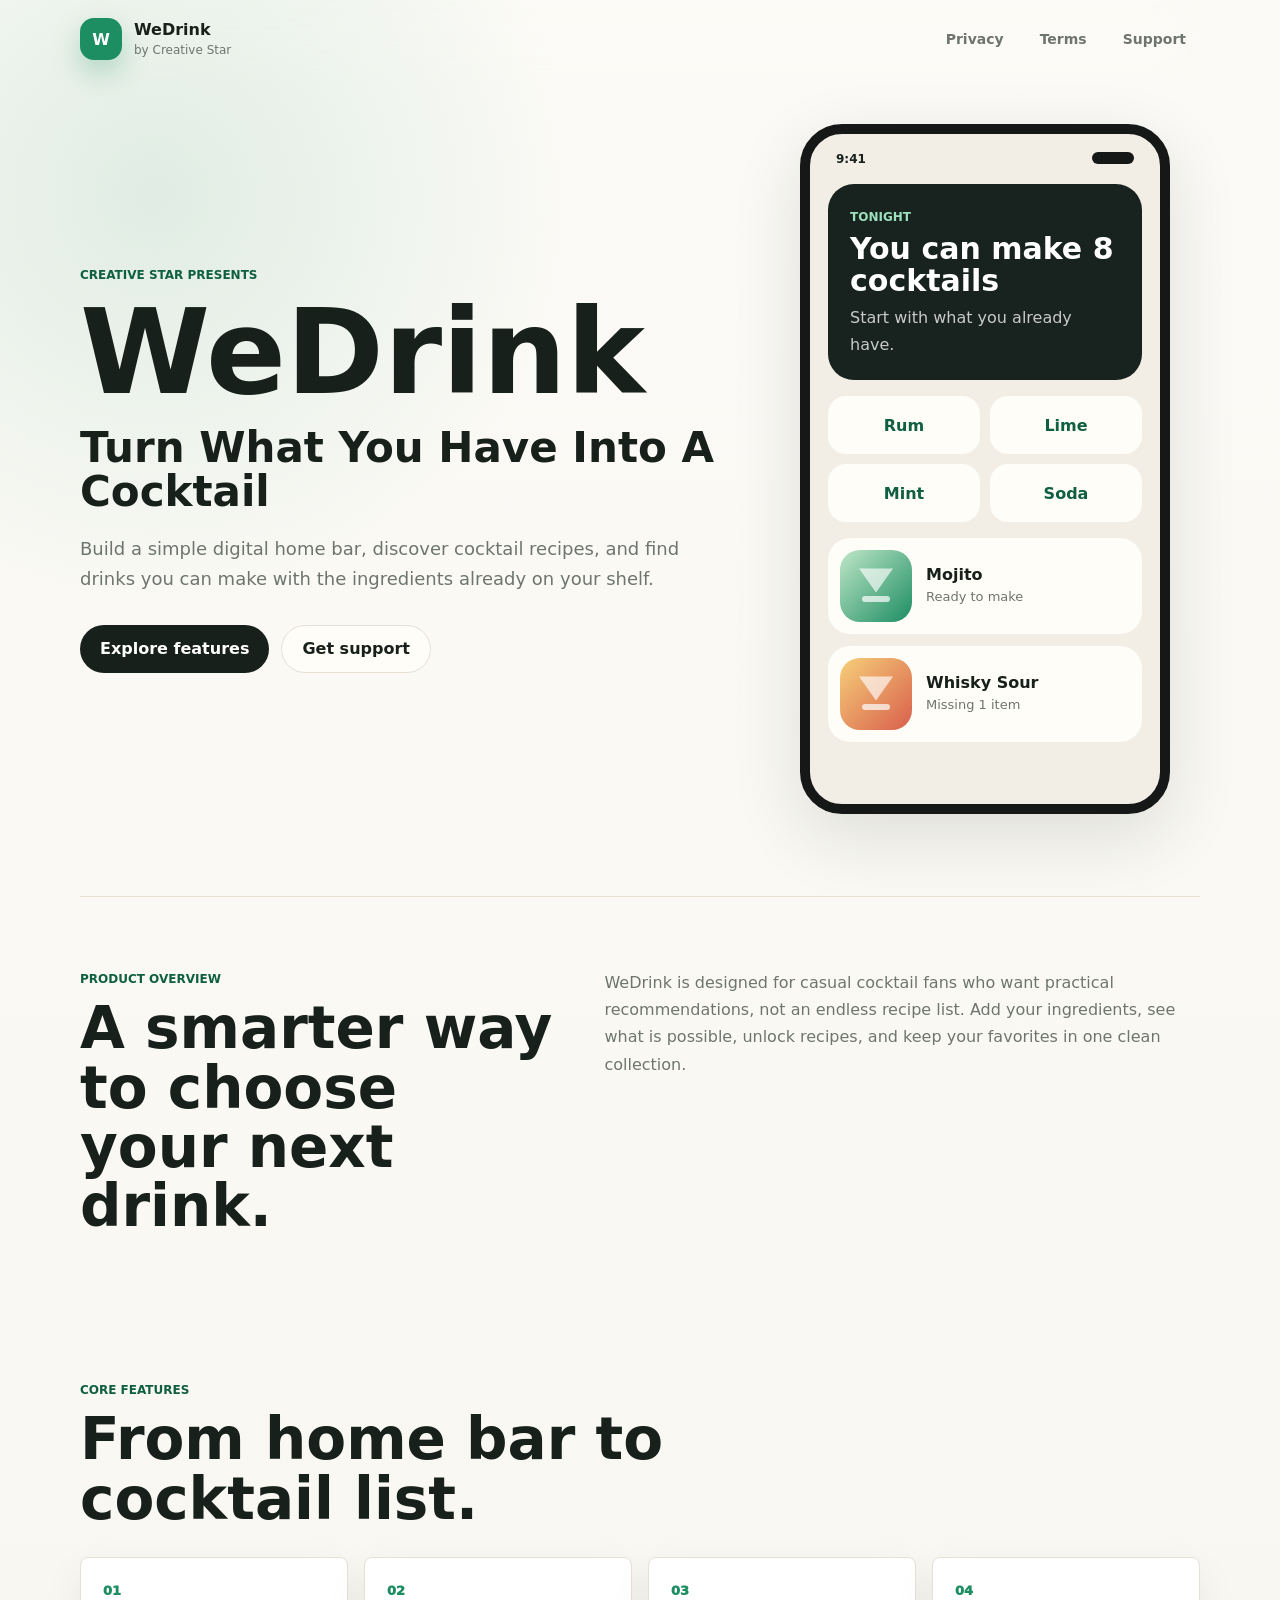
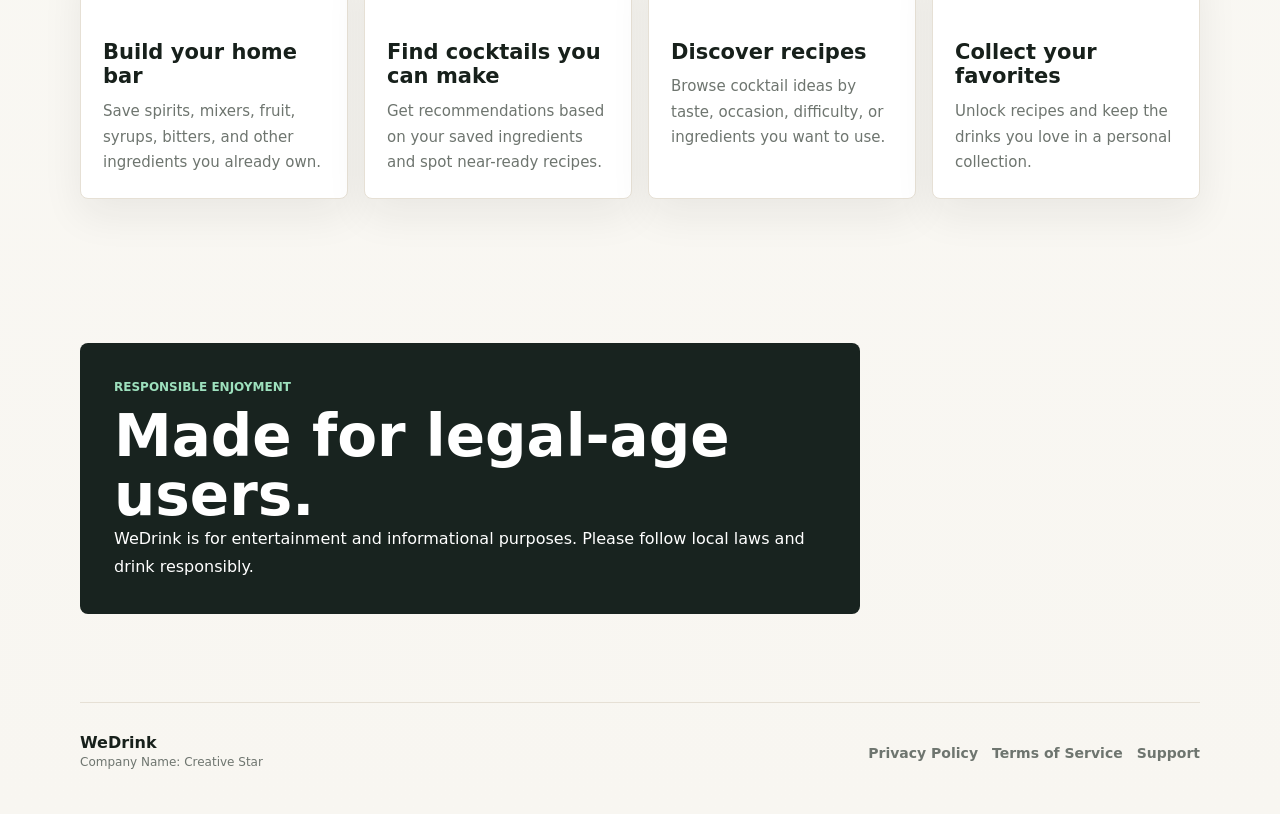
<file: index.html>
<!doctype html>
<html lang="en">
  <head>
    <meta charset="utf-8" />
    <meta name="viewport" content="width=device-width, initial-scale=1" />
    <meta
      name="description"
      content="WeDrink helps you turn the ingredients you already have into cocktails you can make."
    />
    <title>WeDrink | Turn What You Have Into A Cocktail</title>
    <link rel="stylesheet" href="/styles.css" />
  </head>
  <body>
    <header class="site-header">
      <a class="brand" href="/" aria-label="WeDrink home">
        <span class="brand-mark">W</span>
        <span>
          <strong>WeDrink</strong>
          <small>by Creative Star</small>
        </span>
      </a>
      <button class="nav-toggle" type="button" aria-expanded="false" aria-controls="site-nav">
        <span></span>
        <span></span>
        <span></span>
      </button>
      <nav class="site-nav" id="site-nav" aria-label="Main navigation">
        <a href="/privacy/">Privacy</a>
        <a href="/terms/">Terms</a>
        <a href="/support/">Support</a>
      </nav>
    </header>

    <main>
      <section class="hero">
        <div class="hero-copy">
          <p class="eyebrow">Creative Star presents</p>
          <h1>WeDrink</h1>
          <p class="slogan">Turn What You Have Into A Cocktail</p>
          <p class="hero-text">
            Build a simple digital home bar, discover cocktail recipes, and find drinks you can make
            with the ingredients already on your shelf.
          </p>
          <div class="hero-actions">
            <a class="button primary" href="#features">Explore features</a>
            <a class="button secondary" href="/support/">Get support</a>
          </div>
        </div>

        <div class="phone-preview" aria-label="WeDrink app preview">
          <div class="phone-shell">
            <div class="phone-top">
              <span>9:41</span>
              <span class="phone-icons"></span>
            </div>
            <div class="app-card dark">
              <span class="label">Tonight</span>
              <h2>You can make 8 cocktails</h2>
              <p>Start with what you already have.</p>
            </div>
            <div class="mini-grid">
              <div class="ingredient-chip">Rum</div>
              <div class="ingredient-chip">Lime</div>
              <div class="ingredient-chip">Mint</div>
              <div class="ingredient-chip">Soda</div>
            </div>
            <div class="recipe-row">
              <div class="drink-visual mojito"></div>
              <div>
                <strong>Mojito</strong>
                <p>Ready to make</p>
              </div>
            </div>
            <div class="recipe-row">
              <div class="drink-visual sour"></div>
              <div>
                <strong>Whisky Sour</strong>
                <p>Missing 1 item</p>
              </div>
            </div>
          </div>
        </div>
      </section>

      <section class="section intro">
        <div>
          <p class="eyebrow">Product overview</p>
          <h2>A smarter way to choose your next drink.</h2>
        </div>
        <p>
          WeDrink is designed for casual cocktail fans who want practical recommendations, not an
          endless recipe list. Add your ingredients, see what is possible, unlock recipes, and keep
          your favorites in one clean collection.
        </p>
      </section>

      <section class="section" id="features">
        <div class="section-heading">
          <p class="eyebrow">Core features</p>
          <h2>From home bar to cocktail list.</h2>
        </div>
        <div class="feature-grid">
          <article class="feature-card">
            <span class="feature-icon">01</span>
            <h3>Build your home bar</h3>
            <p>Save spirits, mixers, fruit, syrups, bitters, and other ingredients you already own.</p>
          </article>
          <article class="feature-card">
            <span class="feature-icon">02</span>
            <h3>Find cocktails you can make</h3>
            <p>Get recommendations based on your saved ingredients and spot near-ready recipes.</p>
          </article>
          <article class="feature-card">
            <span class="feature-icon">03</span>
            <h3>Discover recipes</h3>
            <p>Browse cocktail ideas by taste, occasion, difficulty, or ingredients you want to use.</p>
          </article>
          <article class="feature-card">
            <span class="feature-icon">04</span>
            <h3>Collect your favorites</h3>
            <p>Unlock recipes and keep the drinks you love in a personal collection.</p>
          </article>
        </div>
      </section>

      <section class="section responsibility">
        <div>
          <p class="eyebrow">Responsible enjoyment</p>
          <h2>Made for legal-age users.</h2>
          <p>
            WeDrink is for entertainment and informational purposes. Please follow local laws and
            drink responsibly.
          </p>
        </div>
      </section>
    </main>

    <footer class="site-footer">
      <div>
        <strong>WeDrink</strong>
        <p>Company Name: Creative Star</p>
      </div>
      <nav aria-label="Footer navigation">
        <a href="/privacy/">Privacy Policy</a>
        <a href="/terms/">Terms of Service</a>
        <a href="/support/">Support</a>
      </nav>
    </footer>

    <script src="/app.js"></script>
  </body>
</html>
</file>
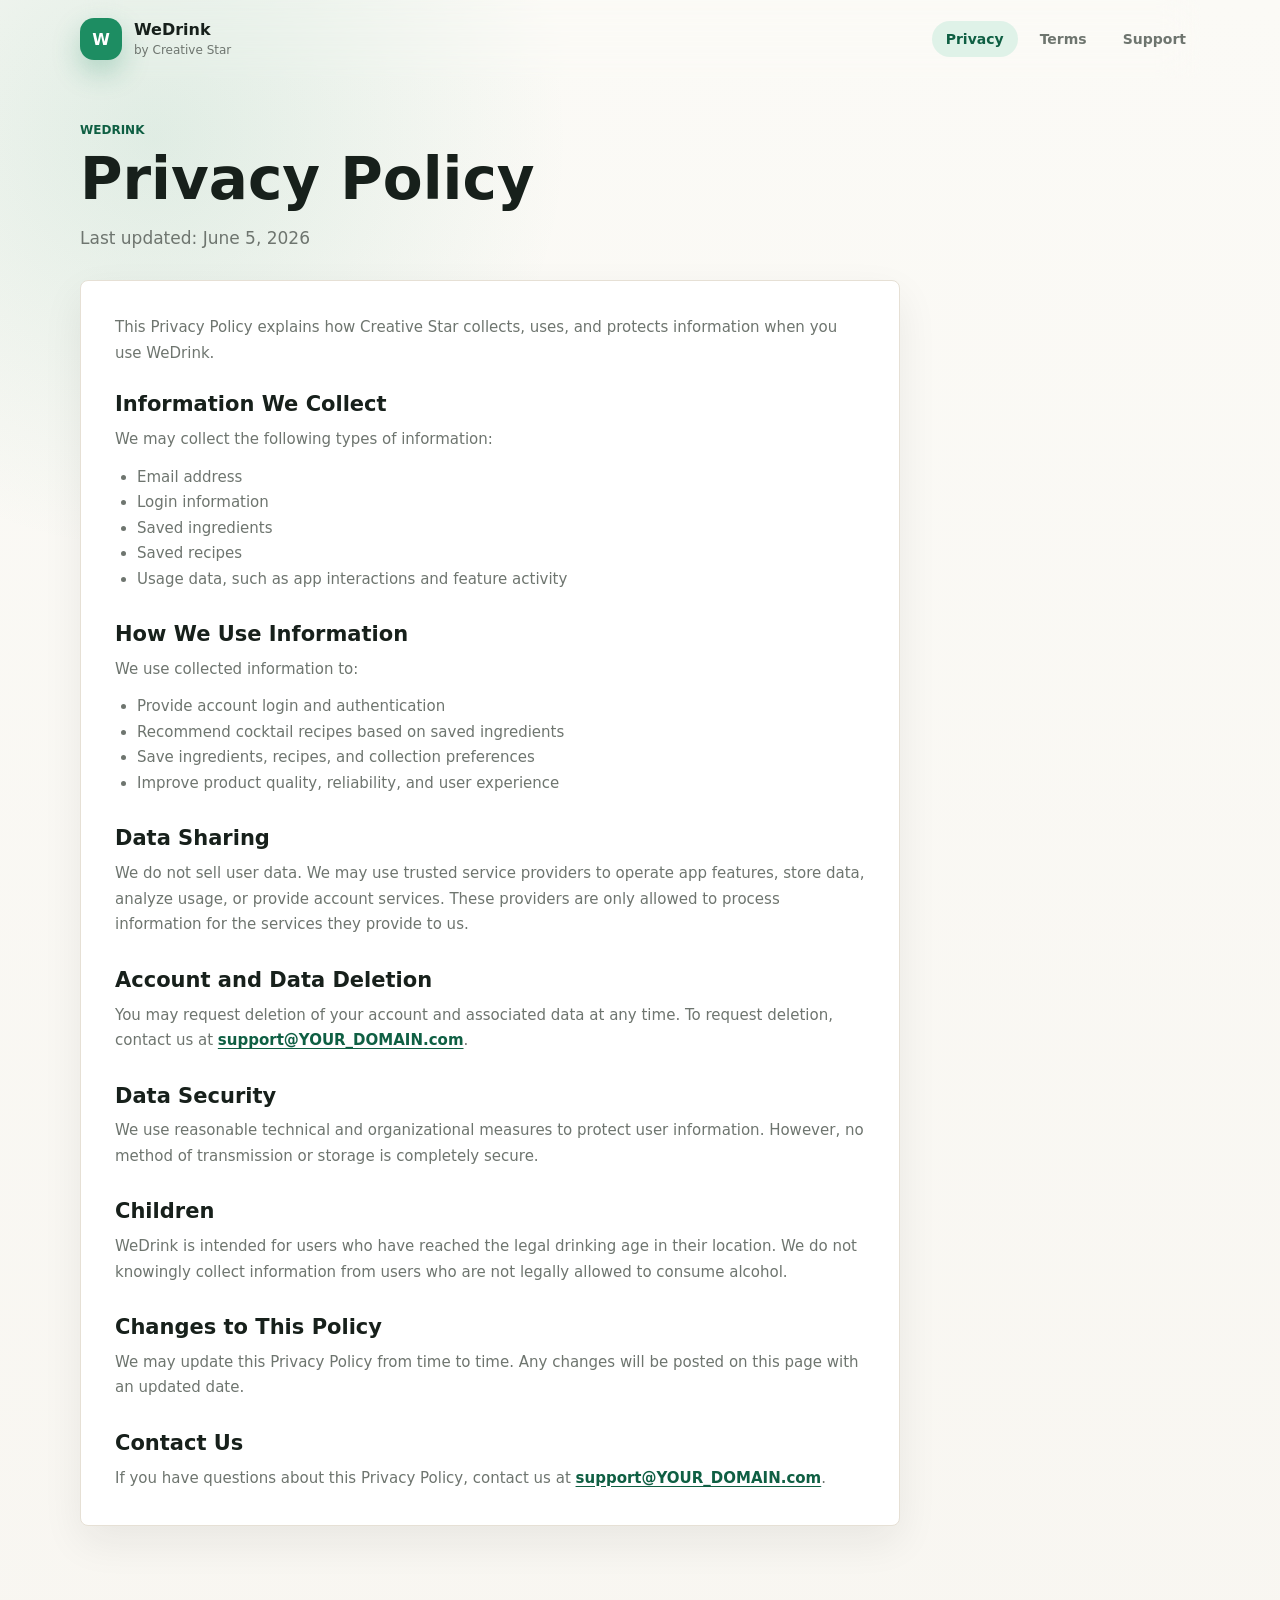
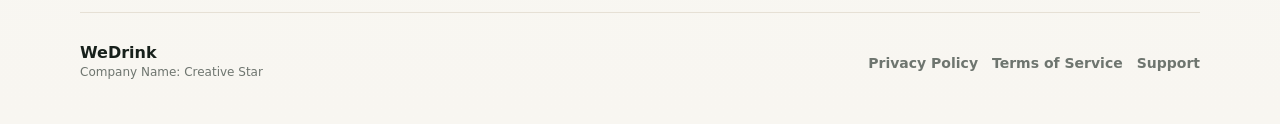
<file: privacy/index.html>
<!doctype html>
<html lang="en">
  <head>
    <meta charset="utf-8" />
    <meta name="viewport" content="width=device-width, initial-scale=1" />
    <meta
      name="description"
      content="Privacy Policy for WeDrink by Creative Star."
    />
    <title>Privacy Policy | WeDrink</title>
    <link rel="stylesheet" href="/styles.css" />
  </head>
  <body>
    <header class="site-header">
      <a class="brand" href="/" aria-label="WeDrink home">
        <span class="brand-mark">W</span>
        <span>
          <strong>WeDrink</strong>
          <small>by Creative Star</small>
        </span>
      </a>
      <button class="nav-toggle" type="button" aria-expanded="false" aria-controls="site-nav">
        <span></span>
        <span></span>
        <span></span>
      </button>
      <nav class="site-nav" id="site-nav" aria-label="Main navigation">
        <a class="active" href="/privacy/">Privacy</a>
        <a href="/terms/">Terms</a>
        <a href="/support/">Support</a>
      </nav>
    </header>

    <main class="legal-page">
      <section class="page-hero">
        <p class="eyebrow">WeDrink</p>
        <h1>Privacy Policy</h1>
        <p>Last updated: June 5, 2026</p>
      </section>

      <article class="legal-content">
        <p>
          This Privacy Policy explains how Creative Star collects, uses, and protects information
          when you use WeDrink.
        </p>

        <h2>Information We Collect</h2>
        <p>We may collect the following types of information:</p>
        <ul>
          <li>Email address</li>
          <li>Login information</li>
          <li>Saved ingredients</li>
          <li>Saved recipes</li>
          <li>Usage data, such as app interactions and feature activity</li>
        </ul>

        <h2>How We Use Information</h2>
        <p>We use collected information to:</p>
        <ul>
          <li>Provide account login and authentication</li>
          <li>Recommend cocktail recipes based on saved ingredients</li>
          <li>Save ingredients, recipes, and collection preferences</li>
          <li>Improve product quality, reliability, and user experience</li>
        </ul>

        <h2>Data Sharing</h2>
        <p>
          We do not sell user data. We may use trusted service providers to operate app features,
          store data, analyze usage, or provide account services. These providers are only allowed
          to process information for the services they provide to us.
        </p>

        <h2>Account and Data Deletion</h2>
        <p>
          You may request deletion of your account and associated data at any time. To request
          deletion, contact us at
          <a href="mailto:support@YOUR_DOMAIN.com">support@YOUR_DOMAIN.com</a>.
        </p>

        <h2>Data Security</h2>
        <p>
          We use reasonable technical and organizational measures to protect user information.
          However, no method of transmission or storage is completely secure.
        </p>

        <h2>Children</h2>
        <p>
          WeDrink is intended for users who have reached the legal drinking age in their location.
          We do not knowingly collect information from users who are not legally allowed to consume
          alcohol.
        </p>

        <h2>Changes to This Policy</h2>
        <p>
          We may update this Privacy Policy from time to time. Any changes will be posted on this
          page with an updated date.
        </p>

        <h2>Contact Us</h2>
        <p>
          If you have questions about this Privacy Policy, contact us at
          <a href="mailto:support@YOUR_DOMAIN.com">support@YOUR_DOMAIN.com</a>.
        </p>
      </article>
    </main>

    <footer class="site-footer">
      <div>
        <strong>WeDrink</strong>
        <p>Company Name: Creative Star</p>
      </div>
      <nav aria-label="Footer navigation">
        <a href="/privacy/">Privacy Policy</a>
        <a href="/terms/">Terms of Service</a>
        <a href="/support/">Support</a>
      </nav>
    </footer>

    <script src="/app.js"></script>
  </body>
</html>
</file>
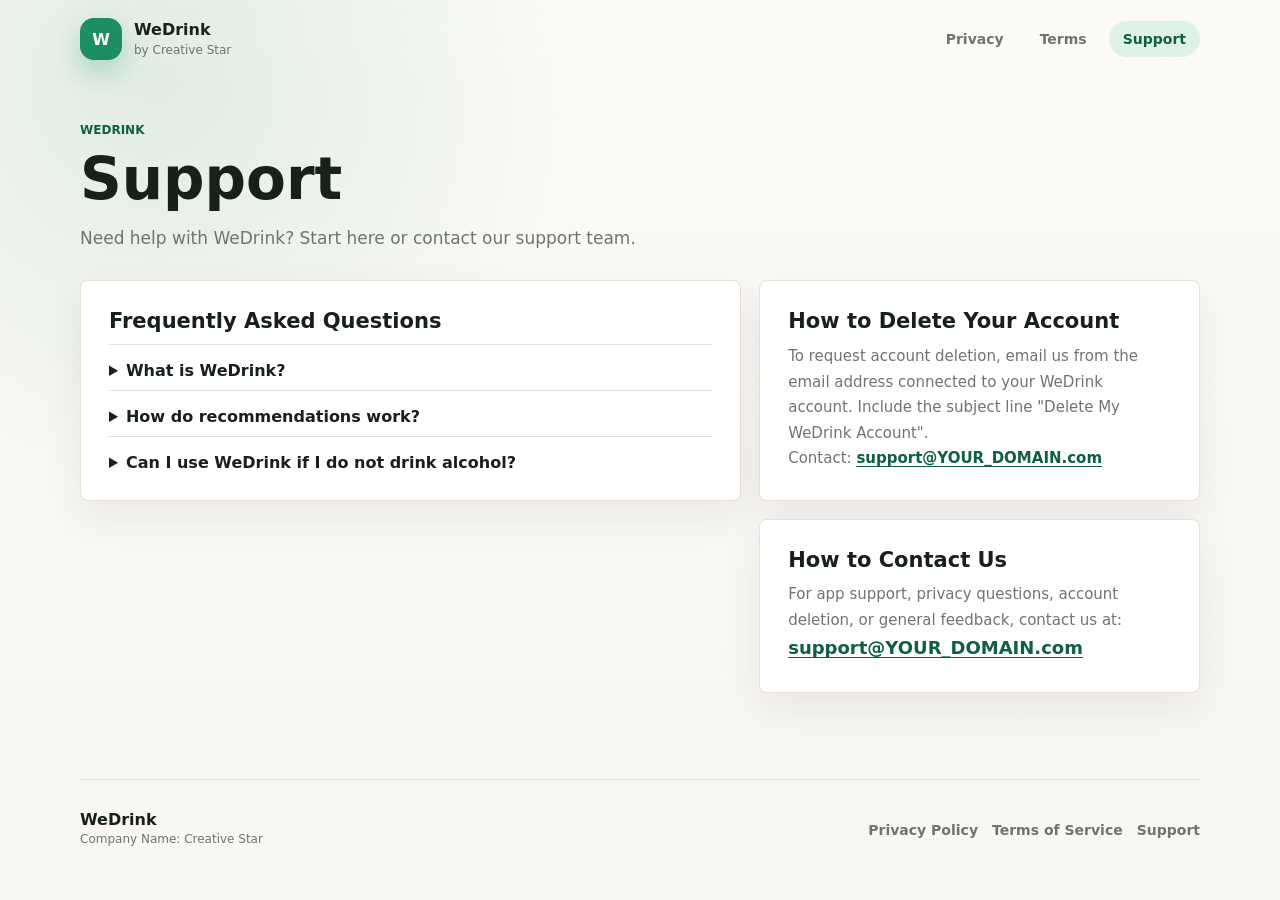
<file: support/index.html>
<!doctype html>
<html lang="en">
  <head>
    <meta charset="utf-8" />
    <meta name="viewport" content="width=device-width, initial-scale=1" />
    <meta
      name="description"
      content="Support and frequently asked questions for WeDrink by Creative Star."
    />
    <title>Support | WeDrink</title>
    <link rel="stylesheet" href="/styles.css" />
  </head>
  <body>
    <header class="site-header">
      <a class="brand" href="/" aria-label="WeDrink home">
        <span class="brand-mark">W</span>
        <span>
          <strong>WeDrink</strong>
          <small>by Creative Star</small>
        </span>
      </a>
      <button class="nav-toggle" type="button" aria-expanded="false" aria-controls="site-nav">
        <span></span>
        <span></span>
        <span></span>
      </button>
      <nav class="site-nav" id="site-nav" aria-label="Main navigation">
        <a href="/privacy/">Privacy</a>
        <a href="/terms/">Terms</a>
        <a class="active" href="/support/">Support</a>
      </nav>
    </header>

    <main class="legal-page">
      <section class="page-hero">
        <p class="eyebrow">WeDrink</p>
        <h1>Support</h1>
        <p>Need help with WeDrink? Start here or contact our support team.</p>
      </section>

      <section class="support-grid">
        <article class="support-card">
          <h2>Frequently Asked Questions</h2>
          <div class="faq-list">
            <details>
              <summary>What is WeDrink?</summary>
              <p>
                WeDrink is a cocktail discovery app that helps you save your home bar ingredients,
                find recipes you can make, discover new drinks, and collect favorites.
              </p>
            </details>
            <details>
              <summary>How do recommendations work?</summary>
              <p>
                Recommendations are based on saved ingredients, saved recipes, and usage activity
                inside the app.
              </p>
            </details>
            <details>
              <summary>Can I use WeDrink if I do not drink alcohol?</summary>
              <p>
                WeDrink is intended for users who have reached the legal drinking age in their
                location. Please follow local laws and use the app responsibly.
              </p>
            </details>
          </div>
        </article>

        <article class="support-card">
          <h2>How to Delete Your Account</h2>
          <p>
            To request account deletion, email us from the email address connected to your WeDrink
            account. Include the subject line "Delete My WeDrink Account".
          </p>
          <p>
            Contact:
            <a href="mailto:support@YOUR_DOMAIN.com">support@YOUR_DOMAIN.com</a>
          </p>
        </article>

        <article class="support-card">
          <h2>How to Contact Us</h2>
          <p>
            For app support, privacy questions, account deletion, or general feedback, contact us at:
          </p>
          <p>
            <a class="email-link" href="mailto:support@YOUR_DOMAIN.com">support@YOUR_DOMAIN.com</a>
          </p>
        </article>
      </section>
    </main>

    <footer class="site-footer">
      <div>
        <strong>WeDrink</strong>
        <p>Company Name: Creative Star</p>
      </div>
      <nav aria-label="Footer navigation">
        <a href="/privacy/">Privacy Policy</a>
        <a href="/terms/">Terms of Service</a>
        <a href="/support/">Support</a>
      </nav>
    </footer>

    <script src="/app.js"></script>
  </body>
</html>
</file>
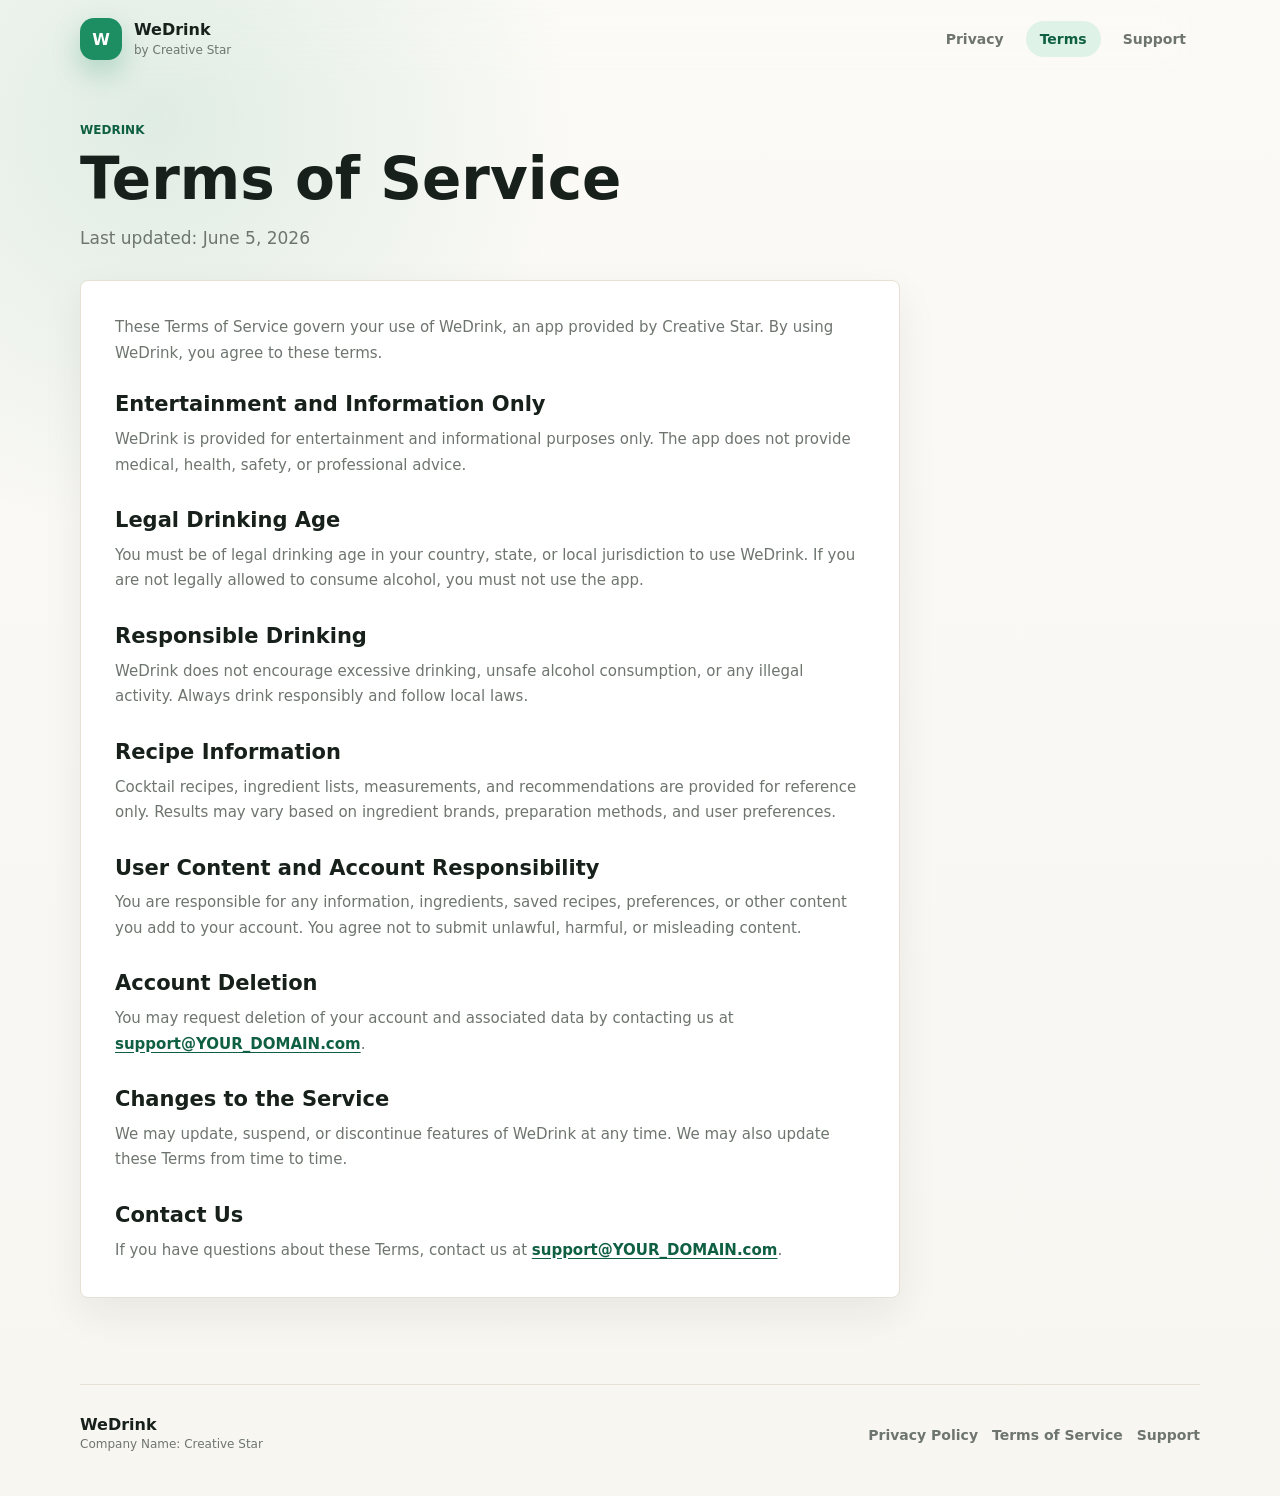
<file: terms/index.html>
<!doctype html>
<html lang="en">
  <head>
    <meta charset="utf-8" />
    <meta name="viewport" content="width=device-width, initial-scale=1" />
    <meta
      name="description"
      content="Terms of Service for WeDrink by Creative Star."
    />
    <title>Terms of Service | WeDrink</title>
    <link rel="stylesheet" href="/styles.css" />
  </head>
  <body>
    <header class="site-header">
      <a class="brand" href="/" aria-label="WeDrink home">
        <span class="brand-mark">W</span>
        <span>
          <strong>WeDrink</strong>
          <small>by Creative Star</small>
        </span>
      </a>
      <button class="nav-toggle" type="button" aria-expanded="false" aria-controls="site-nav">
        <span></span>
        <span></span>
        <span></span>
      </button>
      <nav class="site-nav" id="site-nav" aria-label="Main navigation">
        <a href="/privacy/">Privacy</a>
        <a class="active" href="/terms/">Terms</a>
        <a href="/support/">Support</a>
      </nav>
    </header>

    <main class="legal-page">
      <section class="page-hero">
        <p class="eyebrow">WeDrink</p>
        <h1>Terms of Service</h1>
        <p>Last updated: June 5, 2026</p>
      </section>

      <article class="legal-content">
        <p>
          These Terms of Service govern your use of WeDrink, an app provided by Creative Star. By
          using WeDrink, you agree to these terms.
        </p>

        <h2>Entertainment and Information Only</h2>
        <p>
          WeDrink is provided for entertainment and informational purposes only. The app does not
          provide medical, health, safety, or professional advice.
        </p>

        <h2>Legal Drinking Age</h2>
        <p>
          You must be of legal drinking age in your country, state, or local jurisdiction to use
          WeDrink. If you are not legally allowed to consume alcohol, you must not use the app.
        </p>

        <h2>Responsible Drinking</h2>
        <p>
          WeDrink does not encourage excessive drinking, unsafe alcohol consumption, or any illegal
          activity. Always drink responsibly and follow local laws.
        </p>

        <h2>Recipe Information</h2>
        <p>
          Cocktail recipes, ingredient lists, measurements, and recommendations are provided for
          reference only. Results may vary based on ingredient brands, preparation methods, and user
          preferences.
        </p>

        <h2>User Content and Account Responsibility</h2>
        <p>
          You are responsible for any information, ingredients, saved recipes, preferences, or other
          content you add to your account. You agree not to submit unlawful, harmful, or misleading
          content.
        </p>

        <h2>Account Deletion</h2>
        <p>
          You may request deletion of your account and associated data by contacting us at
          <a href="mailto:support@YOUR_DOMAIN.com">support@YOUR_DOMAIN.com</a>.
        </p>

        <h2>Changes to the Service</h2>
        <p>
          We may update, suspend, or discontinue features of WeDrink at any time. We may also update
          these Terms from time to time.
        </p>

        <h2>Contact Us</h2>
        <p>
          If you have questions about these Terms, contact us at
          <a href="mailto:support@YOUR_DOMAIN.com">support@YOUR_DOMAIN.com</a>.
        </p>
      </article>
    </main>

    <footer class="site-footer">
      <div>
        <strong>WeDrink</strong>
        <p>Company Name: Creative Star</p>
      </div>
      <nav aria-label="Footer navigation">
        <a href="/privacy/">Privacy Policy</a>
        <a href="/terms/">Terms of Service</a>
        <a href="/support/">Support</a>
      </nav>
    </footer>

    <script src="/app.js"></script>
  </body>
</html>
</file>
<file: styles.css>
:root {
  --bg: #f8f6f1;
  --surface: #fffdf8;
  --surface-strong: #ffffff;
  --ink: #17201b;
  --muted: #6e756f;
  --line: #e6e0d5;
  --green: #1d8d62;
  --green-dark: #0f5f43;
  --mint: #dff2e8;
  --amber: #d99122;
  --coral: #d95f4c;
  --plum: #6d506d;
  --shadow: 0 22px 70px rgba(25, 31, 27, 0.12);
}

* {
  box-sizing: border-box;
}

html {
  scroll-behavior: smooth;
}

body {
  margin: 0;
  min-height: 100vh;
  background:
    radial-gradient(circle at 12% 8%, rgba(29, 141, 98, 0.12), transparent 26rem),
    linear-gradient(180deg, #fbfaf6 0%, var(--bg) 100%);
  color: var(--ink);
  font-family:
    Inter, ui-sans-serif, system-ui, -apple-system, BlinkMacSystemFont, "Segoe UI", sans-serif;
}

body.nav-open {
  overflow: hidden;
}

a {
  color: inherit;
  text-decoration: none;
}

p,
h1,
h2,
h3 {
  margin: 0;
}

p {
  color: var(--muted);
  line-height: 1.7;
}

button {
  border: 0;
  font: inherit;
}

.site-header {
  position: sticky;
  top: 0;
  z-index: 20;
  display: flex;
  align-items: center;
  justify-content: space-between;
  gap: 24px;
  width: min(1120px, calc(100% - 40px));
  margin: 0 auto;
  padding: 18px 0;
  backdrop-filter: blur(18px);
}

.brand {
  display: inline-flex;
  align-items: center;
  gap: 12px;
}

.brand-mark {
  display: grid;
  place-items: center;
  width: 42px;
  height: 42px;
  border-radius: 14px;
  background: var(--green);
  color: #fff;
  font-weight: 900;
  box-shadow: 0 12px 28px rgba(29, 141, 98, 0.28);
}

.brand strong,
.site-footer strong {
  display: block;
  font-size: 16px;
  letter-spacing: 0;
}

.brand small,
.site-footer p {
  color: var(--muted);
  font-size: 12px;
}

.site-nav {
  display: flex;
  align-items: center;
  gap: 8px;
}

.site-nav a {
  border-radius: 999px;
  padding: 10px 14px;
  color: var(--muted);
  font-size: 14px;
  font-weight: 750;
}

.site-nav a:hover,
.site-nav a.active {
  background: var(--mint);
  color: var(--green-dark);
}

.nav-toggle {
  display: none;
  width: 42px;
  height: 42px;
  border-radius: 14px;
  background: var(--surface);
  cursor: pointer;
}

.nav-toggle span {
  display: block;
  width: 18px;
  height: 2px;
  margin: 4px auto;
  border-radius: 999px;
  background: var(--ink);
}

.hero,
.section,
.legal-page,
.site-footer {
  width: min(1120px, calc(100% - 40px));
  margin: 0 auto;
}

.hero {
  display: grid;
  grid-template-columns: minmax(0, 1fr) minmax(320px, 430px);
  gap: 56px;
  align-items: center;
  min-height: calc(100vh - 82px);
  padding: 36px 0 72px;
}

.eyebrow {
  color: var(--green-dark);
  font-size: 12px;
  font-weight: 900;
  letter-spacing: 0;
  text-transform: uppercase;
}

.hero h1 {
  margin-top: 14px;
  font-size: clamp(58px, 10vw, 118px);
  line-height: 0.9;
  letter-spacing: 0;
}

.slogan {
  margin-top: 20px;
  color: var(--ink);
  font-size: clamp(24px, 4vw, 42px);
  font-weight: 850;
  line-height: 1.05;
}

.hero-text {
  max-width: 620px;
  margin-top: 20px;
  font-size: 18px;
}

.hero-actions {
  display: flex;
  flex-wrap: wrap;
  gap: 12px;
  margin-top: 30px;
}

.button {
  display: inline-flex;
  align-items: center;
  justify-content: center;
  min-height: 48px;
  border-radius: 999px;
  padding: 0 20px;
  font-weight: 850;
}

.button.primary {
  background: var(--ink);
  color: #fff;
}

.button.secondary {
  border: 1px solid var(--line);
  background: var(--surface);
  color: var(--ink);
}

.phone-preview {
  display: grid;
  justify-items: center;
}

.phone-shell {
  width: min(100%, 370px);
  min-height: 690px;
  border: 10px solid #151817;
  border-radius: 42px;
  background: #f2eee6;
  padding: 18px;
  box-shadow: var(--shadow);
}

.phone-top {
  display: flex;
  justify-content: space-between;
  margin-bottom: 18px;
  padding: 0 8px;
  font-size: 12px;
  font-weight: 900;
}

.phone-icons {
  width: 42px;
  height: 12px;
  border-radius: 999px;
  background: #151817;
}

.app-card {
  border-radius: 26px;
  padding: 22px;
}

.app-card.dark {
  background: #18231f;
  color: #fff;
}

.app-card h2 {
  margin: 8px 0 8px;
  font-size: 30px;
  line-height: 1.05;
}

.app-card p {
  color: rgba(255, 255, 255, 0.76);
}

.label {
  color: #9de0bd;
  font-size: 12px;
  font-weight: 900;
  text-transform: uppercase;
}

.mini-grid {
  display: grid;
  grid-template-columns: repeat(2, 1fr);
  gap: 10px;
  margin: 16px 0;
}

.ingredient-chip {
  display: grid;
  place-items: center;
  min-height: 58px;
  border-radius: 18px;
  background: var(--surface);
  color: var(--green-dark);
  font-weight: 900;
}

.recipe-row {
  display: flex;
  align-items: center;
  gap: 14px;
  margin-top: 12px;
  border-radius: 22px;
  background: var(--surface);
  padding: 12px;
}

.recipe-row strong {
  display: block;
  margin-bottom: 2px;
}

.recipe-row p {
  font-size: 13px;
}

.drink-visual {
  position: relative;
  flex: 0 0 auto;
  width: 72px;
  height: 72px;
  overflow: hidden;
  border-radius: 20px;
}

.drink-visual.mojito {
  background: linear-gradient(135deg, #bfe7c8, #1d8d62);
}

.drink-visual.sour {
  background: linear-gradient(135deg, #f6cf79, #d95f4c);
}

.drink-visual::before,
.drink-visual::after {
  position: absolute;
  content: "";
  left: 50%;
  transform: translateX(-50%);
}

.drink-visual::before {
  top: 18px;
  width: 34px;
  height: 24px;
  clip-path: polygon(0 0, 100% 0, 50% 100%);
  background: rgba(255, 255, 255, 0.65);
}

.drink-visual::after {
  bottom: 20px;
  width: 28px;
  height: 6px;
  border-radius: 999px;
  background: rgba(255, 255, 255, 0.7);
}

.section {
  padding: 72px 0;
}

.intro {
  display: grid;
  grid-template-columns: 0.8fr 1fr;
  gap: 48px;
  border-top: 1px solid var(--line);
}

.section h2,
.page-hero h1 {
  margin-top: 10px;
  font-size: clamp(34px, 5vw, 58px);
  line-height: 1.02;
  letter-spacing: 0;
}

.section-heading {
  max-width: 680px;
  margin-bottom: 28px;
}

.feature-grid {
  display: grid;
  grid-template-columns: repeat(4, 1fr);
  gap: 16px;
}

.feature-card,
.support-card,
.legal-content {
  border: 1px solid var(--line);
  border-radius: 8px;
  background: var(--surface-strong);
  box-shadow: 0 16px 42px rgba(25, 31, 27, 0.07);
}

.feature-card {
  min-height: 230px;
  padding: 22px;
}

.feature-icon {
  display: inline-flex;
  margin-bottom: 42px;
  color: var(--green);
  font-size: 13px;
  font-weight: 950;
}

.feature-card h3,
.support-card h2,
.legal-content h2 {
  margin-bottom: 10px;
  font-size: 21px;
  line-height: 1.18;
}

.feature-card p,
.support-card p,
.legal-content p,
.legal-content li {
  font-size: 15px;
}

.responsibility {
  padding-bottom: 88px;
}

.responsibility > div {
  max-width: 780px;
  border-radius: 8px;
  background: #18231f;
  padding: 34px;
}

.responsibility h2,
.responsibility p {
  color: #fff;
}

.responsibility .eyebrow {
  color: #9de0bd;
}

.legal-page {
  padding: 42px 0 86px;
}

.page-hero {
  max-width: 780px;
  margin-bottom: 28px;
}

.page-hero p:last-child {
  margin-top: 14px;
  font-size: 17px;
}

.legal-content {
  max-width: 820px;
  padding: 34px;
}

.legal-content h2 {
  margin-top: 30px;
}

.legal-content h2:first-of-type {
  margin-top: 26px;
}

.legal-content ul {
  margin: 12px 0 0;
  padding-left: 22px;
  color: var(--muted);
  line-height: 1.7;
}

.legal-content a,
.support-card a {
  color: var(--green-dark);
  font-weight: 850;
  text-decoration: underline;
  text-underline-offset: 3px;
}

.support-grid {
  display: grid;
  grid-template-columns: 1.2fr 0.8fr;
  gap: 18px;
  align-items: start;
}

.support-card {
  padding: 28px;
}

.support-card:first-child {
  grid-row: span 2;
}

.faq-list {
  display: grid;
  gap: 10px;
}

details {
  border-top: 1px solid var(--line);
  padding-top: 16px;
}

summary {
  cursor: pointer;
  color: var(--ink);
  font-weight: 850;
}

details p {
  margin-top: 10px;
}

.email-link {
  font-size: 18px;
}

.site-footer {
  display: flex;
  align-items: center;
  justify-content: space-between;
  gap: 24px;
  border-top: 1px solid var(--line);
  padding: 30px 0 42px;
}

.site-footer nav {
  display: flex;
  flex-wrap: wrap;
  gap: 14px;
}

.site-footer a {
  color: var(--muted);
  font-size: 14px;
  font-weight: 750;
}

.site-footer a:hover {
  color: var(--green-dark);
}

@media (max-width: 920px) {
  .hero {
    grid-template-columns: 1fr;
    min-height: auto;
    padding-top: 40px;
  }

  .phone-preview {
    justify-items: start;
  }

  .intro,
  .support-grid {
    grid-template-columns: 1fr;
  }

  .feature-grid {
    grid-template-columns: repeat(2, 1fr);
  }

  .support-card:first-child {
    grid-row: auto;
  }
}

@media (max-width: 680px) {
  .site-header,
  .hero,
  .section,
  .legal-page,
  .site-footer {
    width: min(100% - 28px, 1120px);
  }

  .site-header {
    padding: 14px 0;
  }

  .nav-toggle {
    display: block;
  }

  .site-nav {
    position: fixed;
    inset: 74px 14px auto;
    display: none;
    flex-direction: column;
    align-items: stretch;
    border: 1px solid var(--line);
    border-radius: 8px;
    background: var(--surface-strong);
    padding: 10px;
    box-shadow: var(--shadow);
  }

  .nav-open .site-nav {
    display: flex;
  }

  .site-nav a {
    border-radius: 8px;
    padding: 14px;
  }

  .hero {
    gap: 34px;
    padding-bottom: 54px;
  }

  .hero-actions {
    align-items: stretch;
    flex-direction: column;
  }

  .button {
    width: 100%;
  }

  .phone-shell {
    min-height: 610px;
  }

  .section {
    padding: 52px 0;
  }

  .feature-grid {
    grid-template-columns: 1fr;
  }

  .feature-card {
    min-height: auto;
  }

  .feature-icon {
    margin-bottom: 22px;
  }

  .legal-content,
  .support-card,
  .responsibility > div {
    padding: 24px;
  }

  .site-footer {
    align-items: flex-start;
    flex-direction: column;
  }
}

@media (max-width: 390px) {
  .brand small {
    display: none;
  }

  .hero h1 {
    font-size: 54px;
  }

  .slogan {
    font-size: 25px;
  }
}
</file>
